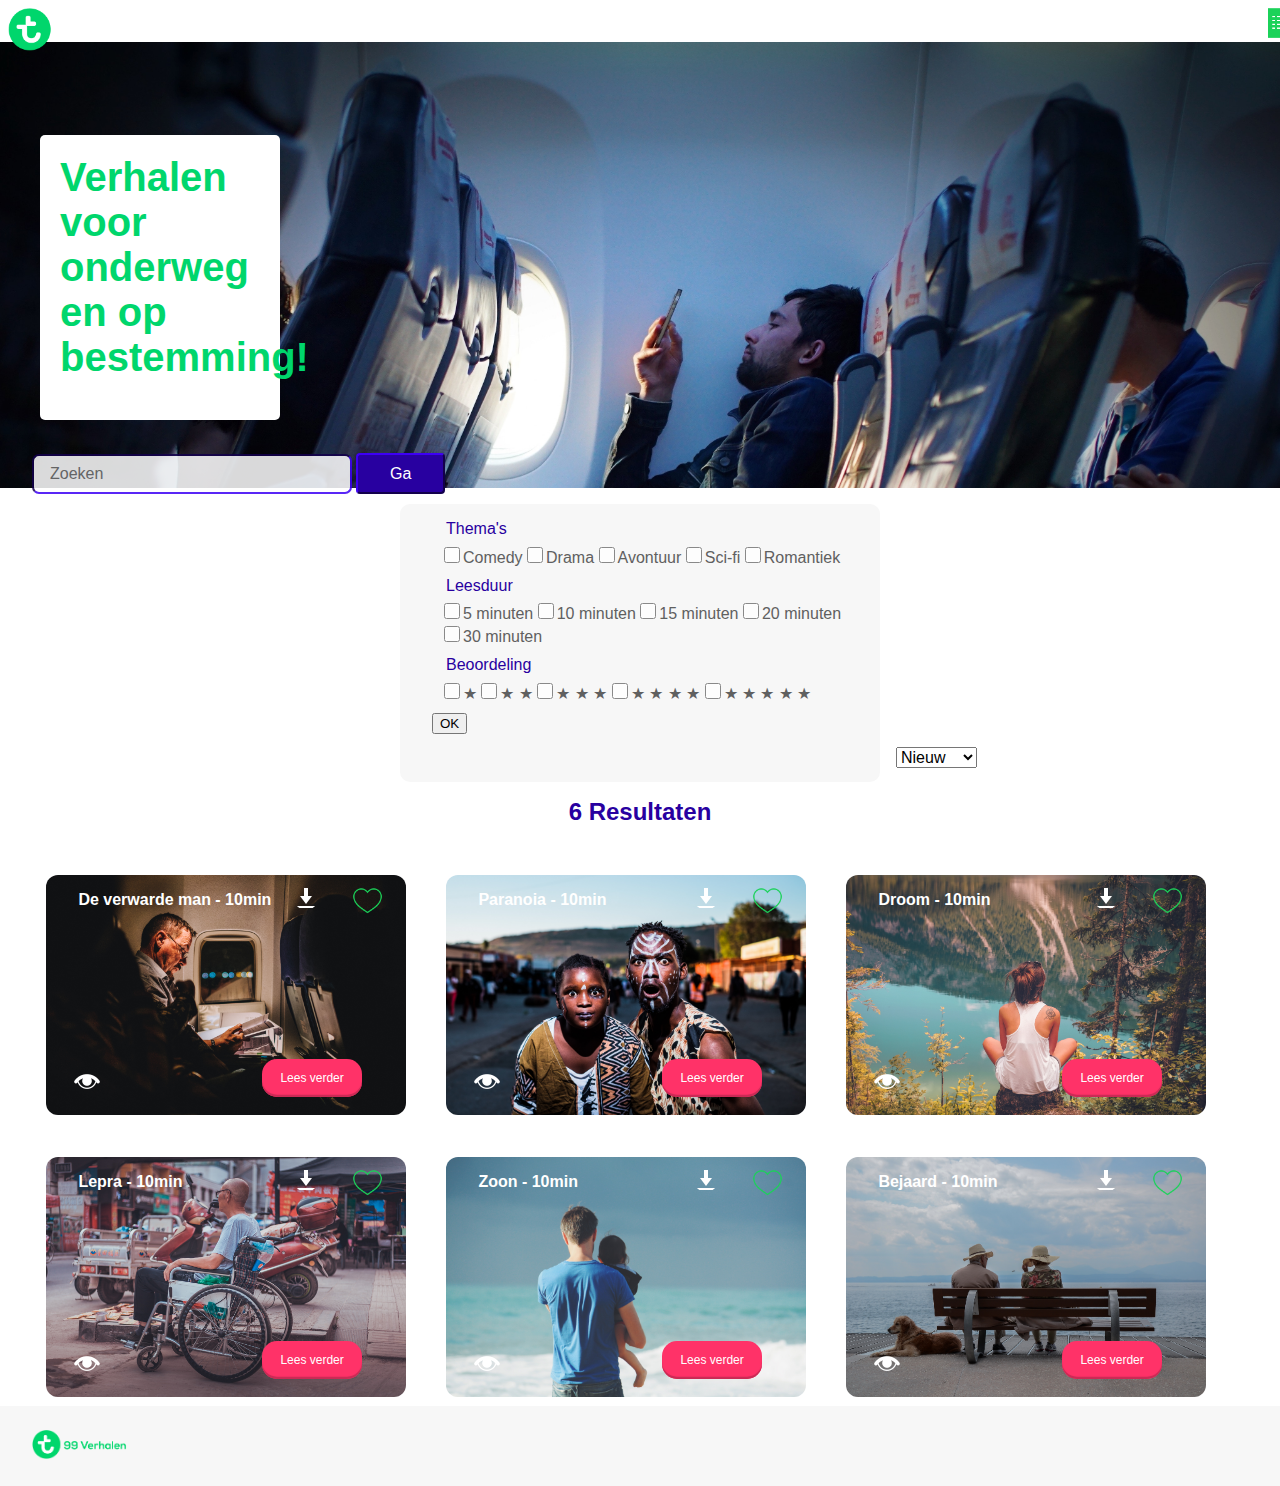
<file: resultaat.html>
<!DOCTYPE html>
<html lang="nl">

<head>
    <meta charset="UTF-8">
    <meta name="viewport" content="width=device-width, initial-scale=1">
    <title>99 verhalen</title>
    <link rel="stylesheet" href="styles/style%20kopie.css">
    <link href="styles/font.css" rel="stylesheet" type="text/css">

</head>

<body>
    <header>
        <a href="index.html"><img src="images/translogo.png" alt="logo"></a>

<nav>
        <ul>
            <li>
                <a href="signup.html"><img src="images/wishlist.png" height="32" width="32" class="lijst" alt="leeslijst">
                </a>
            </li>
            <li>
                <a href="inlog.html"><img src="images/iconsuser.png" height="32" width="32" alt="account"></a>
            </li>

        </ul>

</nav>

        <h2>Verhalen voor onderweg en op bestemming!</h2>

        <form class="zoekform">
            <input type="text" id="zoek" placeholder="Zoeken">
            <input type="submit" value="Ga" id="submit">
        </form>
    </header>

    <main>
        <button id="filter">
            Filter
        </button>

        <form id="showfilter" class="toggle" action="">
            <fieldset>
                <legend>Thema's</legend>
                <label><input type="checkbox" name="Comedy">Comedy</label>
                <label><input type="checkbox" name="Drama">Drama</label>
                <label><input type="checkbox" name="Avontuur">Avontuur</label>
                <label><input type="checkbox" name="Spanning">Sci-fi</label>
                <label><input type="checkbox" name="Somber">Romantiek</label>
            </fieldset>

            <fieldset>
                <legend>Leesduur</legend>
                <label><input type="checkbox" name="5 minuten">5 minuten</label>
                <label><input type="checkbox" name="10 minuten">10 minuten</label>
                <label><input type="checkbox" name="15 minuten">15 minuten</label>
                <label><input type="checkbox" name="20 minuten">20 minuten</label>
                <label><input type="checkbox" name="30 minuten">30 minuten</label>
            </fieldset>

            <fieldset>
                <legend>Beoordeling</legend>
                <label><input type="checkbox" name="1 ster">&#9733;</label>
                <label><input type="checkbox" name="2 sterren">&#9733; &#9733;</label>
                <label><input type="checkbox" name="3 sterren">&#9733; &#9733; &#9733;</label>
                <label><input type="checkbox" name="4 sterren">&#9733; &#9733; &#9733; &#9733;</label>
                <label><input type="checkbox" name="5 sterren">&#9733; &#9733; &#9733; &#9733; &#9733;</label>
            </fieldset>
  <button type="submit" formaction="resultaat.html">OK</button>
        </form>


        <h1>6 Resultaten</h1>

<form>
        <select name="type" id="sorteren">
            <option value="Nieuwste">Nieuw</option>
            <option value="Oudste">Ouder</option>
            <option value="Populair">Populair</option>
        </select>
</form>

        <section>
            <article>
                <h2>De verwarde man - 10min</h2>
                <!--https://unsplash.com/@mpumelelomacu-->
                <img src="images/mpumelelo-macu-280420.jpg" alt="man">
                <button type="button" class="icon-forward"><a href="storyone.html">Lees verder</a></button>
                <img src="images/icons8-downloadw.png" alt="download" class="load">
                <img src="images/icons8-visible.png" alt="preview">
                <img src="images/icons8-like.png" alt="like" class="hart">

            </article>

            <article>
                <h2>Paranoia - 10min</h2>
                <!--https://unsplash.com/@mpumelelomacu-->
                <img src="images/mpumelelo-macu-283883.jpg" alt="para">
                <button type="button" class="icon-forward"><a href="storytwo.html">Lees verder</a></button>
                <img src="images/icons8-downloadw.png" alt="download" class="load">
                <img src="images/icons8-visible.png" alt="preview">
                <img src="images/icons8-like.png" alt="like" class="hart">

            </article>

            <article>
                <h2>Droom - 10min</h2>
                <!--https://unsplash.com/@cristina_gottardi-->
                <img src="images/cristina-gottardi-303082.jpg" alt="droom">
                <button type="button" class="icon-forward"><a href="storythree.html">Lees verder</a></button>
                <img src="images/icons8-downloadw.png" alt="download" class="load">
                <img src="images/icons8-visible.png" alt="preview">
                <img src="images/icons8-like.png" alt="like" class="hart">

            </article>

            <article>
                <h2>Lepra - 10min</h2>
                <!--https://unsplash.com/@wooozxh-->
                <img src="images/wooozxh-296121.jpg" alt="lepra">
                <button type="button" class="icon-forward">Lees verder</button>
                <img src="images/icons8-downloadw.png" alt="download" class="load">
                <img src="images/icons8-visible.png" alt="preview">
                <img src="images/icons8-like.png" alt="like" class="hart">

            </article>

            <article>
                <h2>Zoon - 10min</h2>
                <!--https://unsplash.com/@mafalou-->
                <img src="images/steven-van-loy-27355.jpg" alt="zoon">
                <button type="button" class="icon-forward">Lees verder</button>
                <img src="images/icons8-downloadw.png" alt="download" class="load">
                <img src="images/icons8-visible.png" alt="preview">
                <img src="images/icons8-like.png" alt="like" class="hart">

            </article>

            <article>
                <h2>Bejaard - 10min</h2>
                <!--hhttps://unsplash.com/@nathaliabariani-->
                <img src="images/nathalia-bariani-100947.jpg" alt="bejaard">
                <button type="button" class="icon-forward">Lees verder</button>
                <img src="images/icons8-downloadw.png" alt="download" class="load">
                <img src="images/icons8-visible.png" alt="preview">
                <img src="images/icons8-like.png" alt="like" class="hart">

            </article>
        </section>

    </main>

    <footer>
        <img src="images/99verhalen.png" alt="logo">
    </footer>

    <script src="js/index.js"></script>
</body>

</html>
</file>
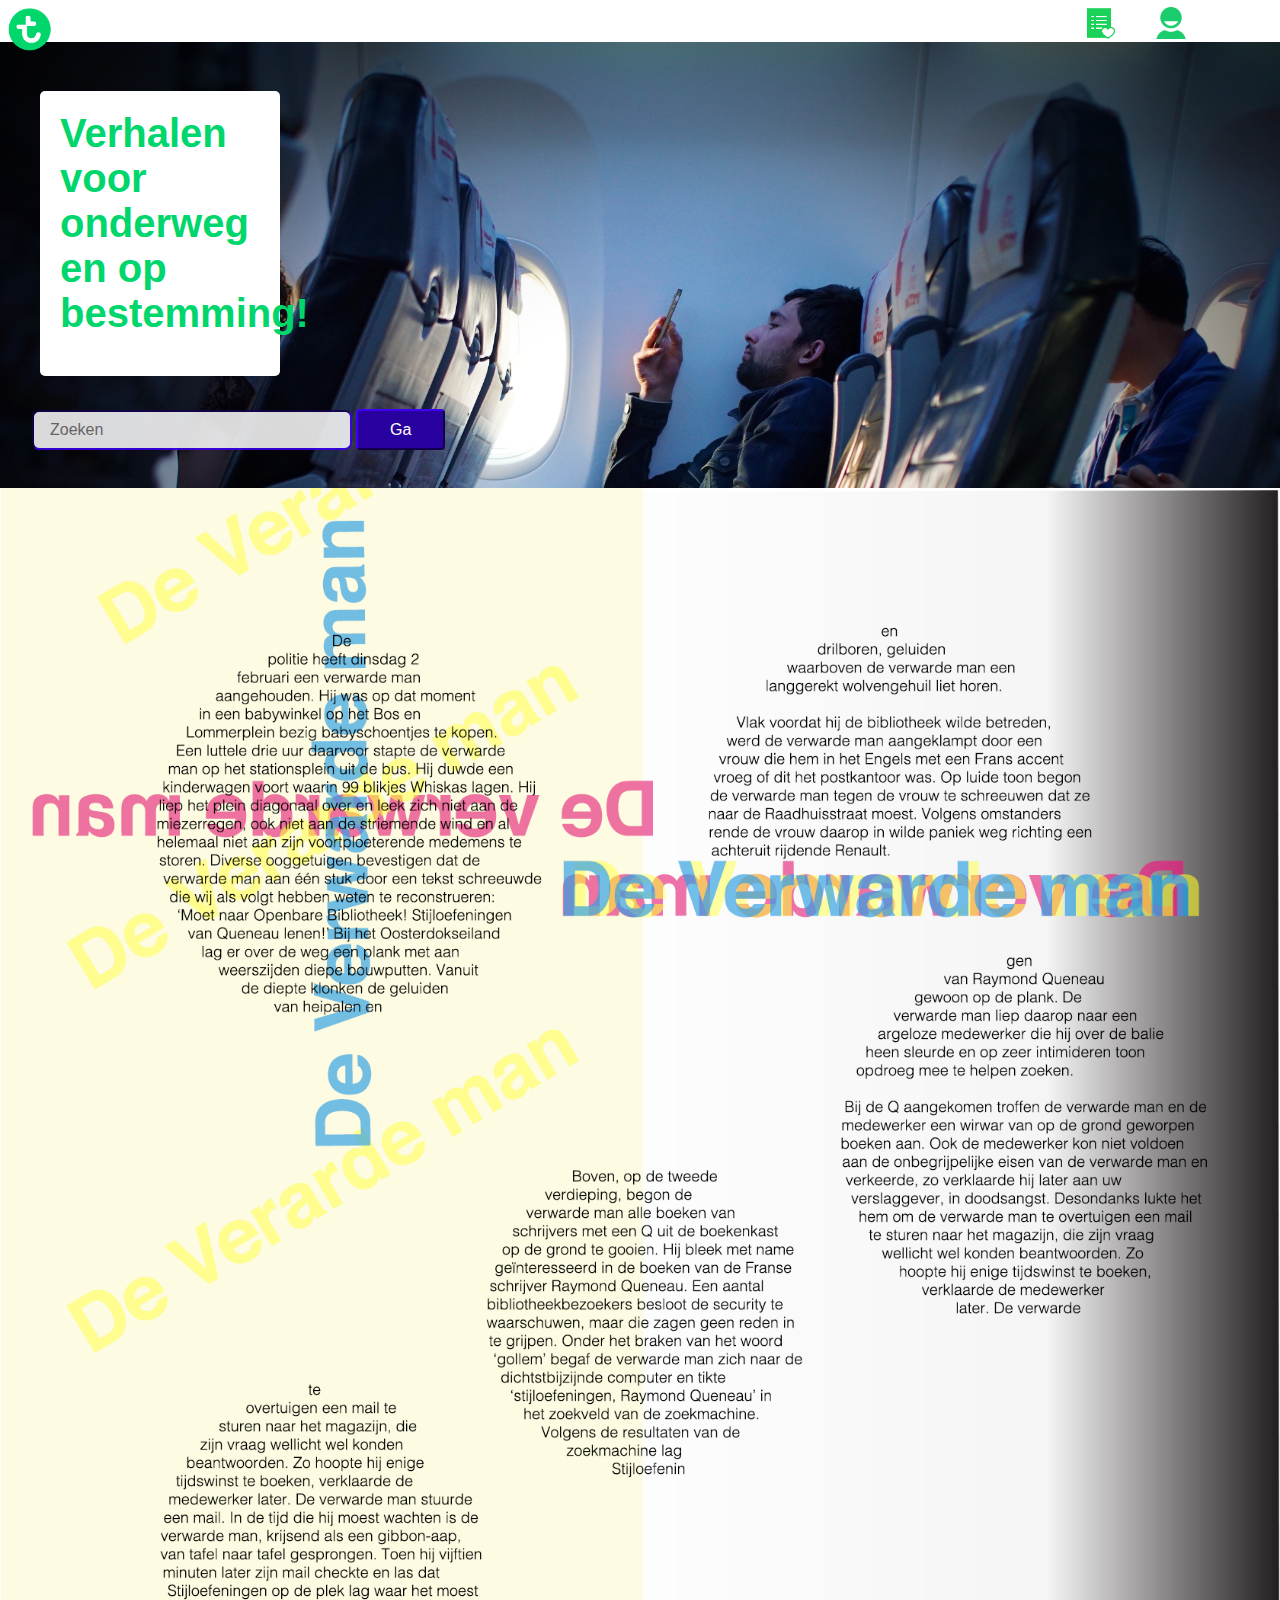
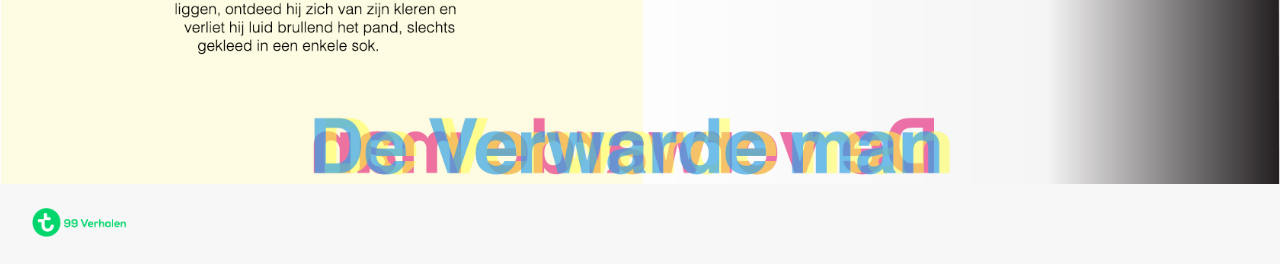
<file: storyone.html>
<!DOCTYPE html>
<html lang="nl">

<head>
    <meta charset="UTF-8">
    <meta name="viewport" content="width=device-width, initial-scale=1">
    <title>99 verhalen</title>
    <link rel="stylesheet" href="styles/storyone.css">
    <link href="styles/font.css" rel="stylesheet" type="text/css">

</head>

<body>
    <header>
        <a href="index.html"><img src="images/translogo.png" alt="logo"></a>

        <nav>
            <ul>
                <li>
                    <a href="signup.html"><img src="images/wishlist.png" height="32" width="32" class="lijst" alt="leeslijst">
                    </a>
                </li>
                <li>
                    <a href="inlog.html"><img src="images/iconsuser.png" height="32" width="32" alt="account"></a>
                </li>

            </ul>

        </nav>


        <h2>Verhalen voor onderweg en op bestemming!</h2>
        <form class="zoekform">
            <input type="text" id="zoek" placeholder="Zoeken">
            <input type="submit" value="Ga" id="submit">
        </form>
    </header>

    <main>
<img src="images/verwardmob.png" alt="verhaal1" class="img1">
<img src="images/verwardtab.png" alt="verhaal1tab" class="img2">
<img src="images/verwarddesk.png" alt="verhaal1desk" class="img3">



    </main>

    <footer>
        <img src="images/99verhalen.png" alt="logo">
    </footer>

    <script src="js/index.js"></script>
</body>

</html>
</file>
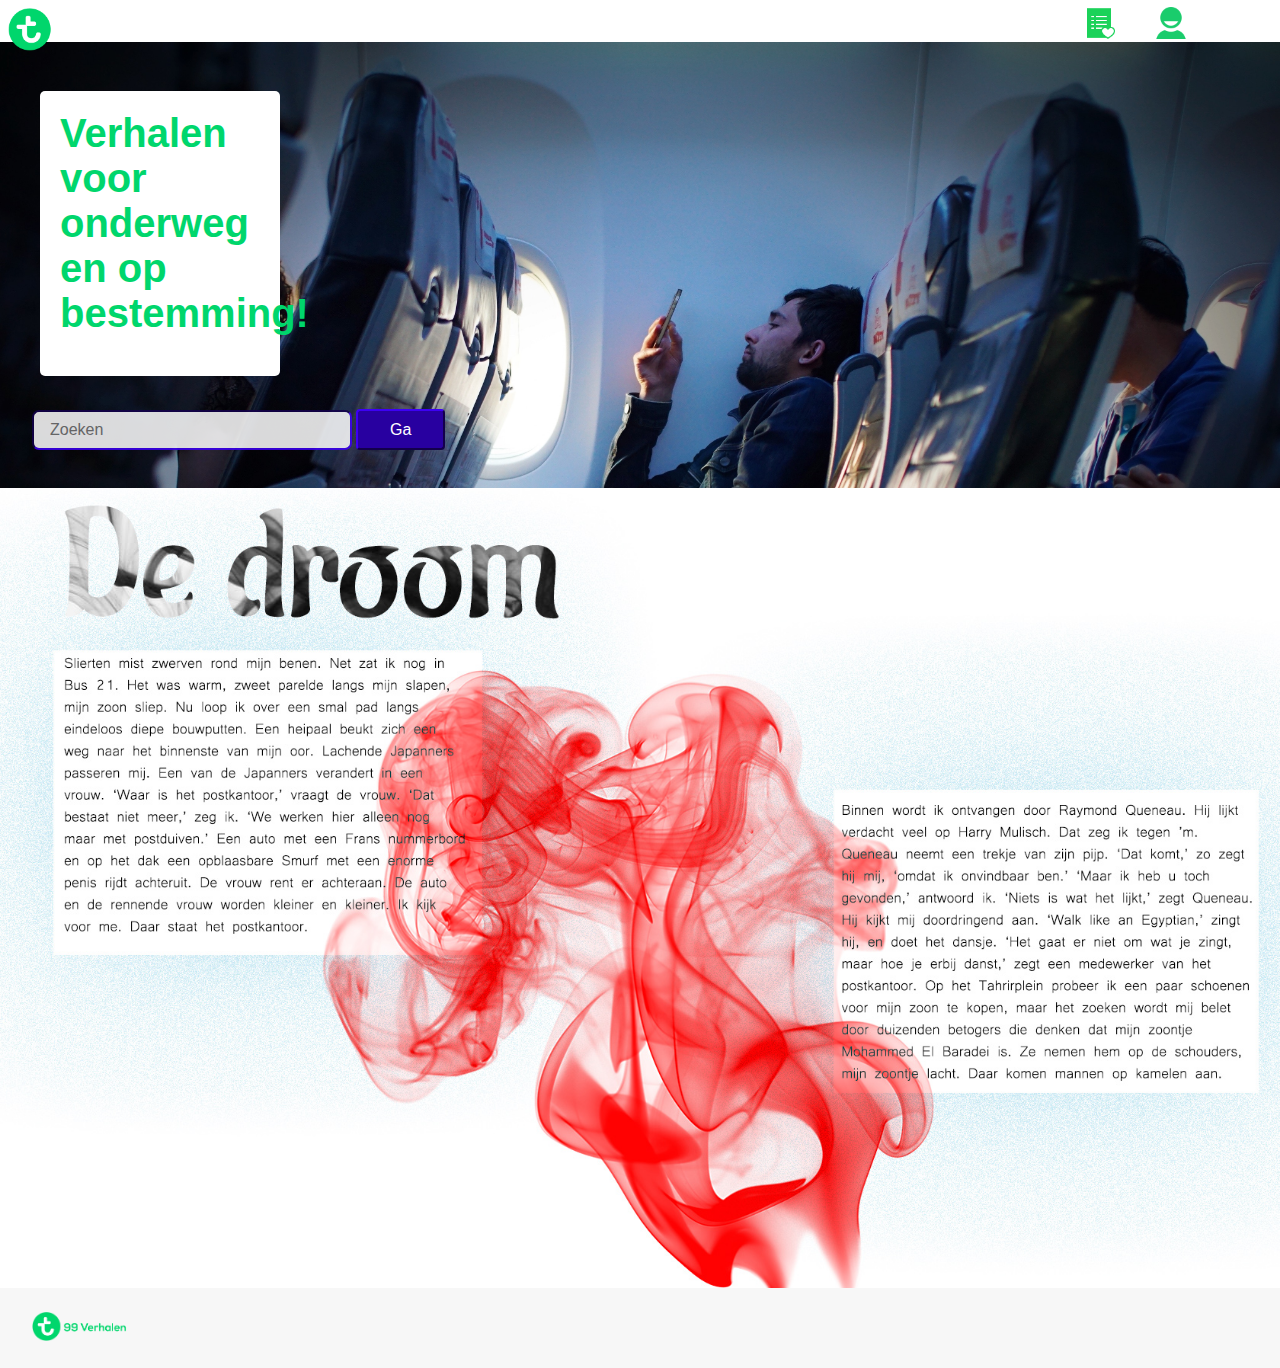
<file: storythree.html>
<!DOCTYPE html>
<html lang="nl">

<head>
    <meta charset="UTF-8">
    <meta name="viewport" content="width=device-width, initial-scale=1">
    <title>99 verhalen</title>
    <link rel="stylesheet" href="styles/storythree.css">
    <link href="styles/font.css" rel="stylesheet" type="text/css">

</head>

<body>
    <header>
        <a href="index.html"><img src="images/translogo.png" alt="logo"></a>
         <nav>
            <ul>
                <li>
                    <a href="signup.html"><img src="images/wishlist.png" height="32" width="32" class="lijst" alt="leeslijst">
                    </a>
                </li>
                <li>
                    <a href="inlog.html"><img src="images/iconsuser.png" height="32" width="32" alt="account"></a>
                </li>

            </ul>

        </nav>

        <h2>Verhalen voor onderweg en op bestemming!</h2>
        <form class="zoekform">
            <input type="text" id="zoek" placeholder="Zoeken">
            <input type="submit" value="Ga" id="submit">
        </form>
    </header>

    <main>

<img src="images/droommob.jpg" alt="verhaal3" class="img7">
<img src="images/droomtab.jpg" alt="verhaal3tab" class="img8">
<img src="images/droomdesk.jpg" alt="verhaal3desk" class="img9">

    </main>

    <footer>
        <img src="images/99verhalen.png" alt="logo">
    </footer>

    <script src="js/index.js"></script>
</body>

</html>
</file>
<file: styles/font.css>
@font-face {
    font-family: Nexa bold;
    src: url(fonts/css/font-files/nexa/Nexa Bold.otf);
}

@font-face {
    font-family: Nexa light;
    src: url(fonts/font-files/nexa/Nexa Light.otf);
}
</file>
<file: styles/storyone.css>
/*
=========================
    generic style
=========================
*/

* {
    box-sizing: border-box;
    margin-left: 0;
}

html,
body {
    width: 100%;
    height: 100%;
    padding: 0 0 0 0;
}


/*
=========================
    header
=========================
*/


/*--NAVIGATION-----*/

nav {
    margin-right: 10em;

}

ul {
  list-style: none;
  margin-bottom: -8em;
  display: -webkit-box;
  display: -moz-box;
  display: -ms-flexbox;
  display: -webkit-flex;
  display: flex;
  -webkit-flex-flow: row wrap;
  justify-content: flex-end;
  position: relative;
  bottom:  5em;
  left: 5.2em;


}

ul a {
  text-decoration: none;
  display: block;
  padding: 1em;
}





/*--header background-----https://unsplash.com/@javiercanada
*/


header {
    height: 19em;
    width: 100%;
    background-image: url(../images/javier-canada-300092.jpg);
    background-repeat: no-repeat;
    background-size: cover;
    background-position: 0em 2.1em;
}

a>img {
    max-width: 15em;
    margin-left: .5em;
}

header > h2 {
    font-family: "Nexa bold", sans-serif;
    color: #00d66c;
    background-color: white;
    opacity: .9;
    margin-left: 1em;
    margin-right: 3em;
    margin-top: 2em;
    padding: .5em .2em .5em;
    border-radius: 5px;
}


/* zoekform*/

.zoekform {
    margin-bottom: 1.5em;
    margin-left: 2em;
}

#zoek {
    width: 13em;
    height: 2.5em;
    border-radius: 7px;
    border-color: #2800a0;
}

input {
    color: white;
    opacity: .85;
    font-family: "Nexa bold", sans-serif;
    font-size: 1em;
    padding-left: 1em;
}

#submit {
    background-color: #2800a0;
    opacity: 1;
    border-color: #2800a0;
    border-radius: 4px;
    padding-left: 2em;
    padding-right: 2em;
    padding-bottom: .6em;
    padding-top: .6em;
}


/*
=========================
    main
=========================
*/

/*
==========================================================================
Mobile
========================================================================== */
  @media only screen and (max-width: 45em) {
.img1 {
    display: block;
    width: 100%;
    height: 100%;

    }
.img2 {
    display: none;
      }
.img3 {
    display: none;
      }
}


/*
==========================================================================
 TABLETS
========================================================================== */
 @media only screen and (min-width: 45em) {
.img1 {
    display: none;
    }

.img2 {
    display: block;
    width: 100%;
    height: 100%;
      }

.img3 {
    display: none;
      }
}


/*
==========================================================================
Desktop SCREENS
========================================================================== */
@media only screen and (min-width: 70em) {
.img1 {
    display: none;
    }

.img2 {
    display: none;
      }

.img3 {
    display: block;
    width: 100%;
    height: 100%;
      }
}


/*
=========================
  footer
=========================
*/

footer {
    background: rgba(247, 247, 247, 247);
    height: 5em;
    width: 100%;
    margin-top: em;
}

footer>img {
    margin-top: 1.5em;
    margin-left: 2em;
    max-width: 10em;
}



/*
==============================
header media queries: tablet
==============================
*/

@media all and (min-width: 45em) {
    header>h2 {
        margin-right: 20em;
        padding: .5em .4em .4em;
        font-size: 1.6em;
        line-height: 1.125em;
        opacity: 1;
    }
}


/*
==============================
header media queries: desktop
==============================
*/

@media all and (min-width: 60em) {
    header {
        height: 30em;
        opacity: 1;
    }
}

@media all and (min-width: 60em) {
    header>h2 {
        margin-right: 25em;
        padding: .5em .5em 1em;
        font-size: 2.5em;
        line-height: 1.125em;
    }
}





/*
==============================
zoekbalk media queries: desktop
==============================
*/

@media all and (min-width: 60em) {
    #zoek {
        width: 20em;
        height: 2.5em;
        border-radius: 7px;
        border-color: #2800a0;
    }
}
</file>
<file: styles/storythree.css>
/*
=========================
    generic style
=========================
*/

* {
    box-sizing: border-box;
    margin-left: 0;
}

html,
body {
    width: 100%;
    height: 100%;
    padding: 0 0 0 0;
}


/*
=========================
    header
=========================
*/


/*--NAVIGATION-----*/

nav {
    margin-right: 10em;

}

ul {
  list-style: none;
  margin-bottom: -8em;
  display: -webkit-box;
  display: -moz-box;
  display: -ms-flexbox;
  display: -webkit-flex;
  display: flex;
  -webkit-flex-flow: row wrap;
  justify-content: flex-end;
  position: relative;
  bottom:  5em;
  left: 5.2em;


}

ul a {
  text-decoration: none;
  display: block;
  padding: 1em;
}



/*--header background-----https://unsplash.com/@javiercanada
*/

header {
    height: 19em;
    width: 100%;
    background-image: url(../images/javier-canada-300092.jpg);
    background-repeat: no-repeat;
    background-size: cover;
    background-position: 0em 2.1em;
}

a>img {
    max-width: 15em;
    margin-left: .5em;
}

header > h2 {
    font-family: "Nexa bold", sans-serif;
    color: #00d66c;
    background-color: white;
    opacity: .9;
    margin-left: 1em;
    margin-right: 3em;
    margin-top: 2em;
    padding: .5em .2em .5em;
    border-radius: 5px;
}


/* zoekform*/

.zoekform {
    margin-bottom: 1.5em;
    margin-left: 2em;
}

#zoek {
    width: 13em;
    height: 2.5em;
    border-radius: 7px;
    border-color: #2800a0;
}

input {
    color: white;
    opacity: .85;
    font-family: "Nexa bold", sans-serif;
    font-size: 1em;
    padding-left: 1em;
}

#submit {
    background-color: #2800a0;
    opacity: 1;
    border-color: #2800a0;
    border-radius: 4px;
    padding-left: 2em;
    padding-right: 2em;
    padding-bottom: .6em;
    padding-top: .6em;
}


/*
=========================
    main
=========================
*/

/*
==========================================================================
Mobile
========================================================================== */
@media only screen and (max-width: 45em) {
   .img7 {
    display: block;
    width: 100%;
    height: 100%;
    }

.img8 {
    display: none;
      }

.img9 {
    display: none;
      }
}

/*
==========================================================================
 TABLETS
========================================================================== */
@media only screen and (min-width: 45em) {
.img7 {
    display: none;
    }

.img8 {
    display: block;
    width: 100%;
    height: 100%;
      }

.img9 {
    display: none;
      }
}

/*
==========================================================================
Desktop SCREENS
========================================================================== */
@media only screen and (min-width: 70em) {
.img7 {
    display: none;
    }

.img8 {
    display: none;
      }

.img9 {
    display: block;
    width: 100%;
    height: 100%;
      }
}

/*
=========================
  footer
=========================
*/

footer {
    background: rgba(247, 247, 247, 247);
    height: 5em;
    width: 100%;
    margin-top: em;
}

footer>img {
    margin-top: 1.5em;
    margin-left: 2em;
    max-width: 10em;
}



/*
==============================
header media queries: tablet
==============================
*/

@media all and (min-width: 45em) {
    header>h2 {
        margin-right: 20em;
        padding: .5em .4em .4em;
        font-size: 1.6em;
        line-height: 1.125em;
        opacity: 1;
    }
}


/*
==============================
header media queries: desktop
==============================
*/

@media all and (min-width: 60em) {
    header {
        height: 30em;
        opacity: 1;
    }
}

@media all and (min-width: 60em) {
    header>h2 {
        margin-right: 25em;
        padding: .5em .5em 1em;
        font-size: 2.5em;
        line-height: 1.125em;
    }
}





/*
==============================
zoekbalk media queries: desktop
==============================
*/

@media all and (min-width: 60em) {
    #zoek {
        width: 20em;
        height: 2.5em;
        border-radius: 7px;
        border-color: #2800a0;
    }
}
</file>
